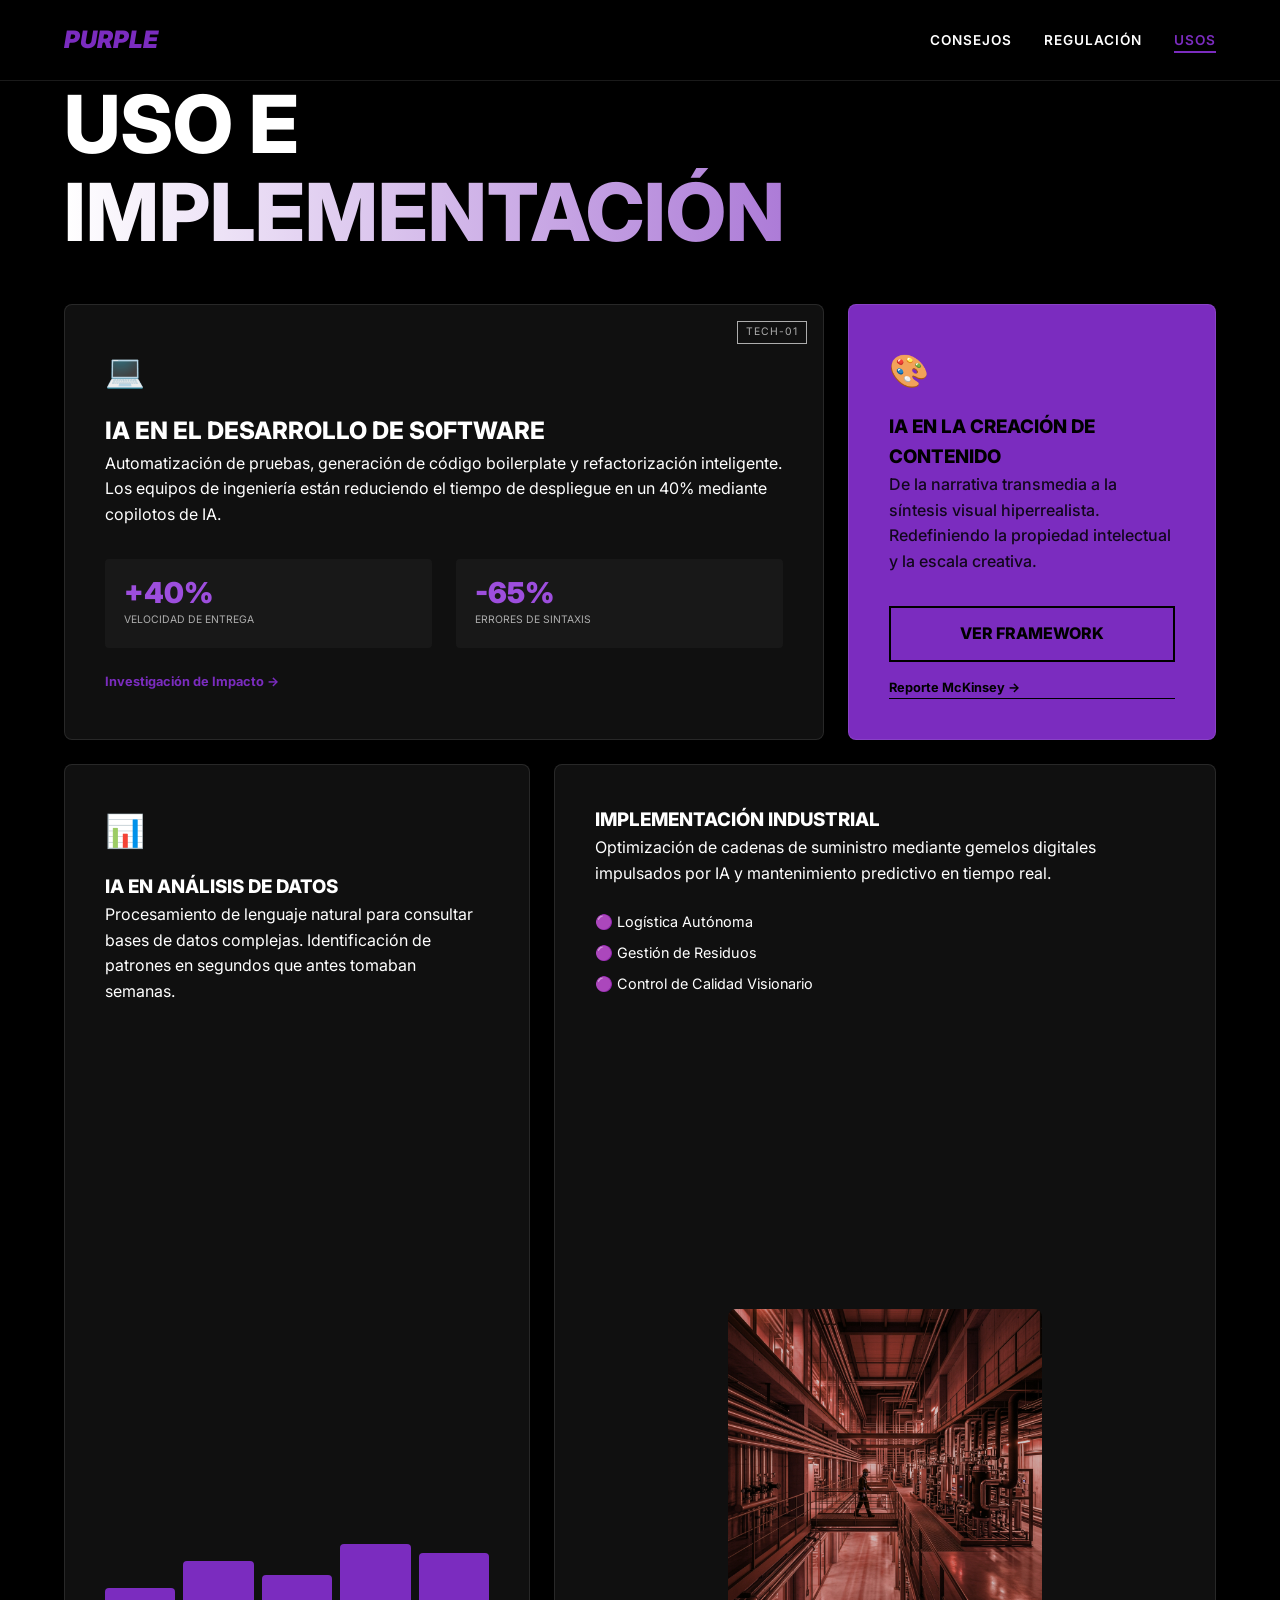
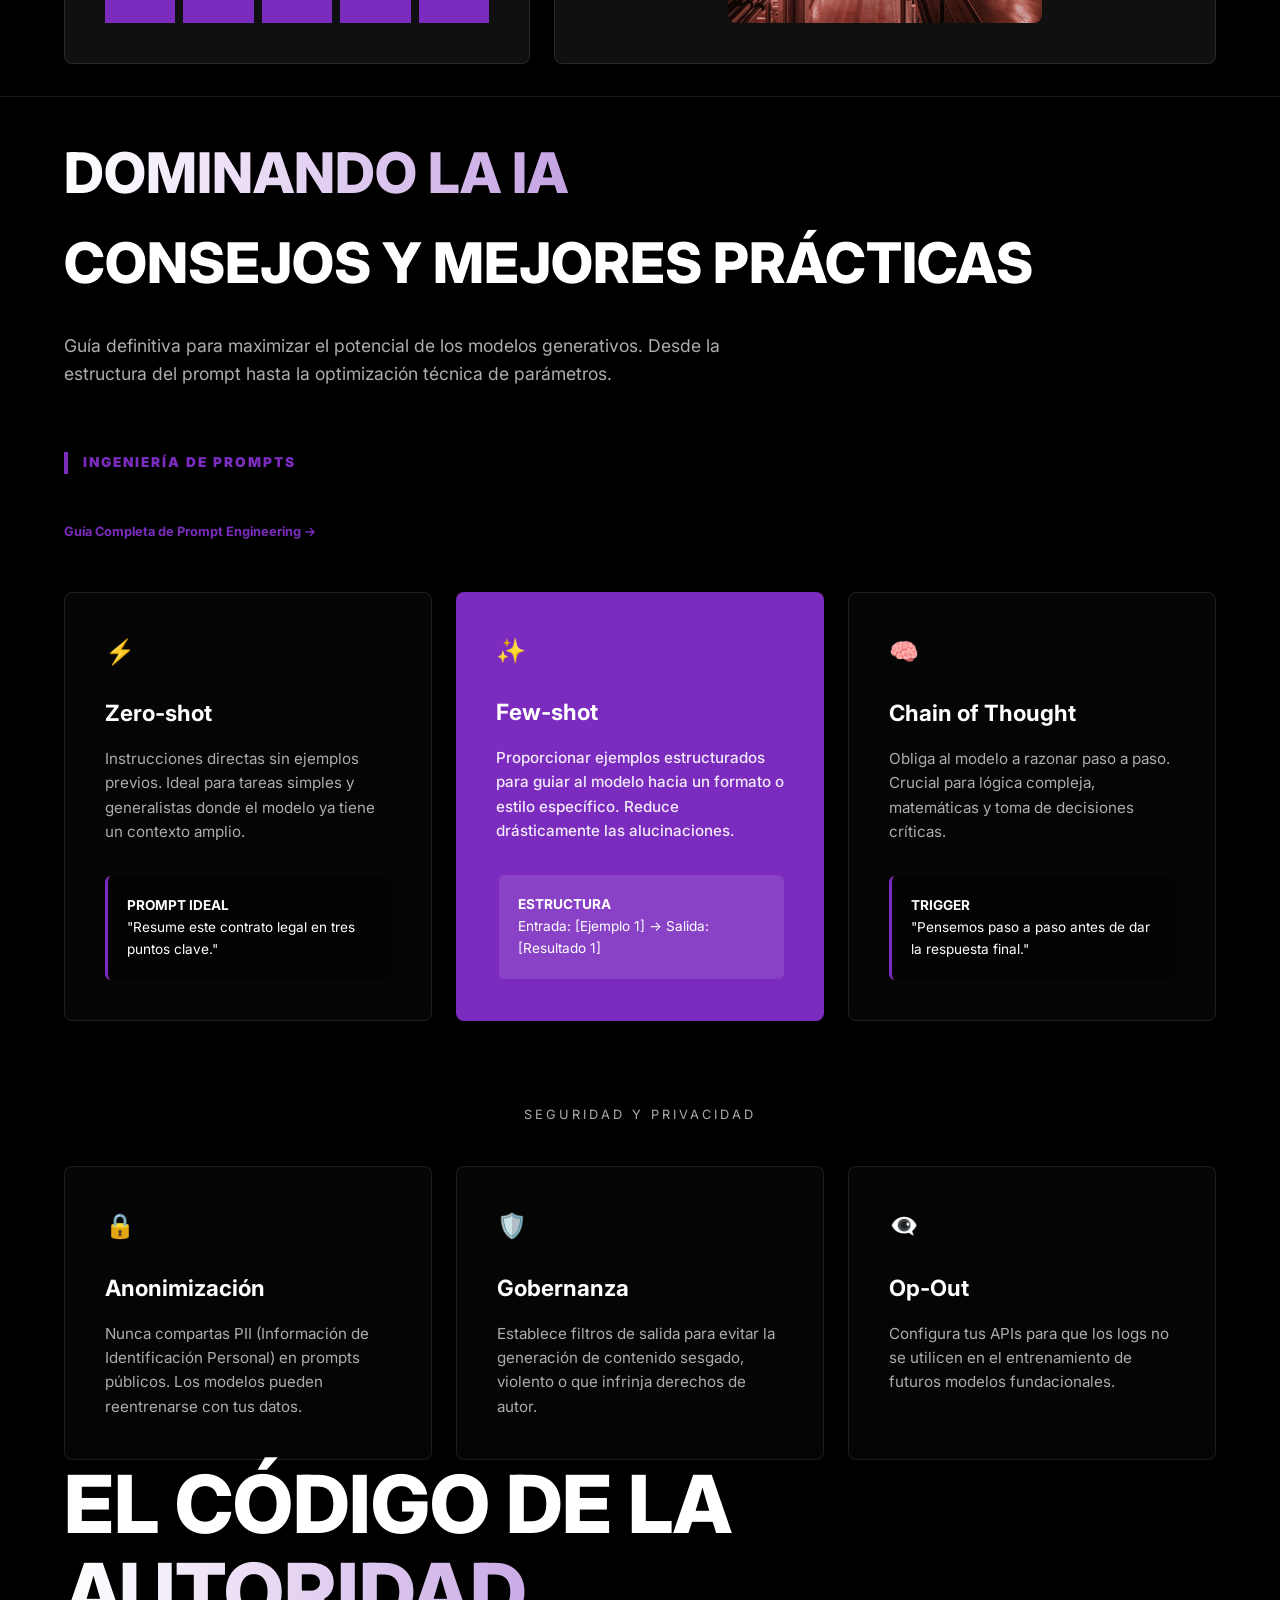
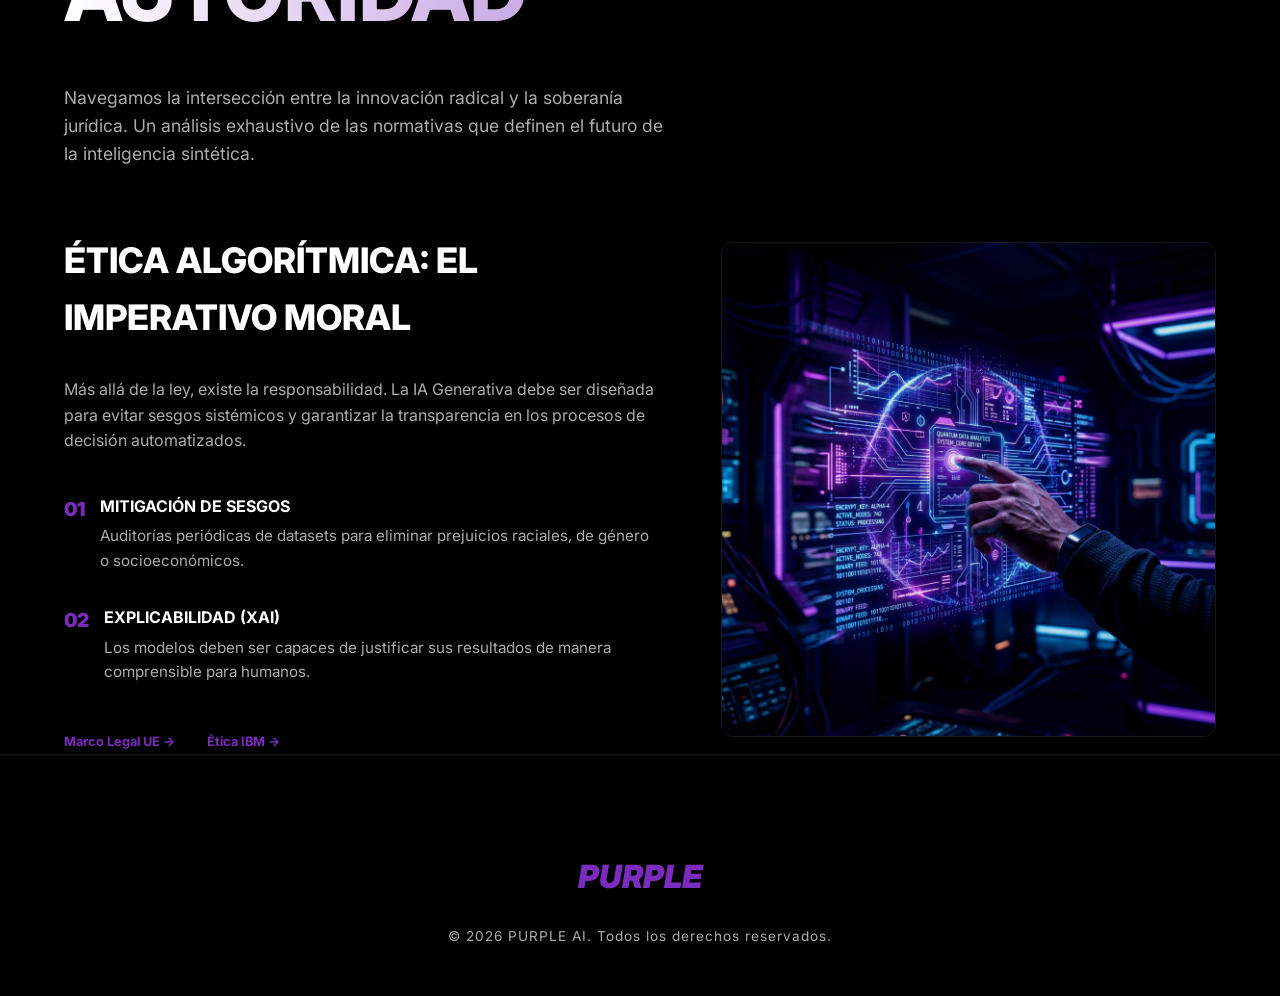
<file: index.html>
<!doctype html>
<html lang="es">
  <head>
    <meta charset="UTF-8" />
    <meta name="viewport" content="width=device-width, initial-scale=1.0" />
    <title>PURPLE | Futuro e Implementación de la IA</title>
    <link rel="stylesheet" href="style.css" />
    <link
      href="https://fonts.googleapis.com/css2?family=Inter:wght@400;600;800;900&display=swap"
      rel="stylesheet"
    />
  </head>
  <body>
    <header>
      <div class="container">
        <div class="logo">PURPLE</div>
        <button class="menu-toggle" id="mobile-menu" aria-label="Abrir menú">
            <span></span>
            <span></span>
            <span></span>
        </button>
        <nav id="nav-menu">
          <ul>
            <li><a href="#consejos">CONSEJOS</a></li>
            <li><a href="#regulacion">REGULACIÓN</a></li>
            <li><a href="#usos" class="active">USOS</a></li>
          </ul>
        </nav>
      </div>
    </header>

    <main>
      <!-- Sección 1: Uso e Implementación -->
      <section id="usos" class="container">
        <h1 class="hero-title">
          <span>USO E</span>
          <span class="gradient-text">IMPLEMENTACIÓN</span>
        </h1>

        <div class="implementation-grid">
          <!-- Card Software -->
          <div class="card card-software">
            <div class="tag">TECH-01</div>
            <div class="icon" style="font-size: 2rem; margin-bottom: 1rem;">💻</div>
            <h2>IA EN EL DESARROLLO DE SOFTWARE</h2>
            <p>
              Automatización de pruebas, generación de código boilerplate y
              refactorización inteligente. Los equipos de ingeniería están
              reduciendo el tiempo de despliegue en un 40% mediante copilotos de
              IA.
            </p>

            <div class="metric-grid">
              <div class="metric">
                <span class="value">+40%</span>
                <span class="label">Velocidad de entrega</span>
              </div>
              <div class="metric">
                <span class="value">-65%</span>
                <span class="label">Errores de sintaxis</span>
              </div>
            </div>
            <a
              href="https://github.blog/2022-09-07-research-quantifying-github-copilots-impact-on-developer-productivity-and-happiness/"
              target="_blank"
              class="read-more"
              >Investigación de Impacto →</a
            >
          </div>

          <!-- Card Contenido -->
          <div class="card card-content">
            <div class="icon" style="font-size: 2rem; margin-bottom: 1rem;">🎨</div>
            <h3>IA EN LA CREACIÓN DE CONTENIDO</h3>
            <p>
              De la narrativa transmedia a la síntesis visual hiperrealista.
              Redefiniendo la propiedad intelectual y la escala creativa.
            </p>
            <div style="display: flex; flex-direction: column; gap: 1rem; margin-top: auto; padding-top: 2rem;">
              <a href="framework.html" class="btn" style="text-decoration: none; text-align: center; display: inline-block;">Ver Framework</a>
              <a
                href="https://www.mckinsey.com/capabilities/mckinsey-digital/our-insights/the-economic-potential-of-generative-ai-the-next-productivity-frontier"
                target="_blank"
                class="read-more"
                style="color: black; border-color: black; margin-top: 0;"
                >Reporte McKinsey →</a
              >
            </div>
          </div>

          <!-- Card Datos -->
          <div class="card card-data">
            <div class="icon" style="font-size: 2rem; margin-bottom: 1rem;">📊</div>
            <h3>IA EN ANÁLISIS DE DATOS</h3>
            <p>
              Procesamiento de lenguaje natural para consultar bases de datos
              complejas. Identificación de patrones en segundos que antes
              tomaban semanas.
            </p>
            <div class="chart-container">
              <div class="bar" style="height: 40%"></div>
              <div class="bar" style="height: 70%"></div>
              <div class="bar" style="height: 55%"></div>
              <div class="bar" style="height: 90%"></div>
              <div class="bar" style="height: 80%"></div>
            </div>
          </div>

          <!-- Card Industrial -->
          <div
            class="card card-industrial"
            style="display: flex; gap: 2rem; align-items: center"
          >
            <div style="flex: 1.5">
              <h3>IMPLEMENTACIÓN INDUSTRIAL</h3>
              <p>
                Optimización de cadenas de suministro mediante gemelos digitales
                impulsados por IA y mantenimiento predictivo en tiempo real.
              </p>
              <ul style="list-style: none; margin-top: 1.5rem; font-size: 0.9rem">
                <li style="margin-bottom: 0.5rem">🟣 Logística Autónoma</li>
                <li style="margin-bottom: 0.5rem">🟣 Gestión de Residuos</li>
                <li style="margin-bottom: 0.5rem">🟣 Control de Calidad Visionario</li>
              </ul>
            </div>
            <div
              style="
                flex: 1;
                border-radius: 8px;
                overflow: hidden;
                min-height: 200px;
                position: relative;
              "
            >
              <img
                src="assets/industrial.png"
                alt="Industrial AI"
                style="
                  width: 100%;
                  height: 100%;
                  object-fit: cover;
                  filter: hue-rotate(180deg) brightness(0.8);
                "
              />
            </div>
          </div>
        </div>
      </section>

      <hr
        style="
          border: 0;
          border-top: 1px solid var(--glass-border);
          margin: 2rem 0;
        "
      />

      <!-- Sección 2: Consejos -->
      <section id="consejos" class="container">
        <div class="section-header">
          <h2 class="gradient-text" style="font-size: clamp(2rem, 5vw, 3.5rem)">DOMINANDO LA IA</h2>
          <h2 style="font-size: clamp(2rem, 5vw, 3.5rem); margin-bottom: 1.5rem">
            CONSEJOS Y MEJORES PRÁCTICAS
          </h2>
          <p style="color: var(--text-gray); max-width: 700px; font-size: 1.1rem">
            Guía definitiva para maximizar el potencial de los modelos
            generativos. Desde la estructura del prompt hasta la optimización
            técnica de parámetros.
          </p>
        </div>

        <span class="section-tag">INGENIERÍA DE PROMPTS</span>
        <div style="margin-bottom: 3rem">
          <a
            href="https://www.promptingguide.ai/techniques"
            target="_blank"
            class="read-more"
            >Guía Completa de Prompt Engineering →</a
          >
        </div>
        <div class="prompt-grid">
          <div class="prompt-card">
            <div class="icon" style="font-size: 1.5rem;">⚡</div>
            <h4>Zero-shot</h4>
            <p>
              Instrucciones directas sin ejemplos previos. Ideal para tareas
              simples y generalistas donde el modelo ya tiene un contexto
              amplio.
            </p>
            <div class="prompt-example">
              <strong>PROMPT IDEAL</strong><br />
              "Resume este contrato legal en tres puntos clave."
            </div>
          </div>

          <div class="prompt-card featured">
            <div class="icon" style="font-size: 1.5rem;">✨</div>
            <h4>Few-shot</h4>
            <p>
              Proporcionar ejemplos estructurados para guiar al modelo hacia un
              formato o estilo específico. Reduce drásticamente las
              alucinaciones.
            </p>
            <div
              class="prompt-example"
              style="background: rgba(255, 255, 255, 0.1)"
            >
              <strong>ESTRUCTURA</strong><br />
              Entrada: [Ejemplo 1] → Salida: [Resultado 1]
            </div>
          </div>

          <div class="prompt-card">
            <div class="icon" style="font-size: 1.5rem;">🧠</div>
            <h4>Chain of Thought</h4>
            <p>
              Obliga al modelo a razonar paso a paso. Crucial para lógica
              compleja, matemáticas y toma de decisiones críticas.
            </p>
            <div class="prompt-example">
              <strong>TRIGGER</strong><br />
              "Pensemos paso a paso antes de dar la respuesta final."
            </div>
          </div>
        </div>

        <div style="text-align: center; margin-top: 5rem">
          <span
            style="
              font-size: 0.8rem;
              letter-spacing: 3px;
              color: var(--text-gray);
              text-transform: uppercase;
            "
            >SEGURIDAD Y PRIVACIDAD</span
          >
        </div>

        <div class="prompt-grid" style="margin-top: 2.5rem">
          <div class="prompt-card">
            <div class="icon" style="font-size: 1.5rem; margin-bottom: 1rem;">🔒</div>
            <h4>Anonimización</h4>
            <p>
              Nunca compartas PII (Información de Identificación Personal) en
              prompts públicos. Los modelos pueden reentrenarse con tus datos.
            </p>
          </div>
          <div class="prompt-card">
            <div class="icon" style="font-size: 1.5rem; margin-bottom: 1rem;">🛡️</div>
            <h4>Gobernanza</h4>
            <p>
              Establece filtros de salida para evitar la generación de contenido
              sesgado, violento o que infrinja derechos de autor.
            </p>
          </div>
          <div class="prompt-card">
            <div class="icon" style="font-size: 1.5rem; margin-bottom: 1rem;">👁️‍🗨️</div>
            <h4>Op-Out</h4>
            <p>
              Configura tus APIs para que los logs no se utilicen en el
              entrenamiento de futuros modelos fundacionales.
            </p>
          </div>
        </div>
      </section>

      <!-- Sección 3: Regulación -->
      <section id="regulacion" class="container">
        <h2 class="hero-title">
          <span>EL CÓDIGO DE LA</span>
          <span class="gradient-text">AUTORIDAD</span>
        </h2>
        <p
          style="color: var(--text-gray); max-width: 600px; margin-bottom: 4rem; font-size: 1.1rem"
        >
          Navegamos la intersección entre la innovación radical y la soberanía
          jurídica. Un análisis exhaustivo de las normativas que definen el
          futuro de la inteligencia sintética.
        </p>

        <div class="authority-content">
          <div class="authority-text">
            <h3 style="font-size: clamp(1.5rem, 4vw, 2.2rem); margin-bottom: 2rem">
              ÉTICA ALGORÍTMICA: EL IMPERATIVO MORAL
            </h3>
            <p style="margin-bottom: 2.5rem; color: var(--text-gray)">
              Más allá de la ley, existe la responsabilidad. La IA Generativa
              debe ser diseñada para evitar sesgos sistémicos y garantizar la
              transparencia en los procesos de decisión automatizados.
            </p>

            <div class="list-item">
              <div style="display: flex; align-items: flex-start">
                <span>01</span>
                <div>
                  <strong style="display: block; margin-bottom: 5px;">MITIGACIÓN DE SESGOS</strong>
                  <p style="font-size: 0.95rem; color: var(--text-gray)">
                    Auditorías periódicas de datasets para eliminar prejuicios
                    raciales, de género o socioeconómicos.
                  </p>
                </div>
              </div>
            </div>

            <div class="list-item">
              <div style="display: flex; align-items: flex-start">
                <span>02</span>
                <div>
                  <strong style="display: block; margin-bottom: 5px;">EXPLICABILIDAD (XAI)</strong>
                  <p style="font-size: 0.95rem; color: var(--text-gray)">
                    Los modelos deben ser capaces de justificar sus resultados
                    de manera comprensible para humanos.
                  </p>
                </div>
              </div>
            </div>

            <div style="margin-top: 3rem; display: flex; gap: 2rem; flex-wrap: wrap;">
              <a
                href="https://digital-strategy.ec.europa.eu/en/policies/regulatory-framework-ai"
                target="_blank"
                class="read-more"
                style="margin-top: 0"
                >Marco Legal UE →</a
              >
              <a
                href="https://www.ibm.com/impact/ai-ethics"
                target="_blank"
                class="read-more"
                style="margin-top: 0"
                >Ética IBM →</a
              >
            </div>
          </div>

          <div class="authority-image">
            <img src="assets/ethics.png" alt="AI Ethics Interface" />
          </div>
        </div>
      </section>
    </main>

    <footer
      style="
        padding: 6rem 0 3rem;
        border-top: 1px solid var(--glass-border);
        text-align: center;
      "
    >
      <div class="logo" style="margin-bottom: 1.5rem; font-size: 2rem;">PURPLE</div>
      <p style="font-size: 0.85rem; color: var(--text-gray); letter-spacing: 1px;">
        © 2026 PURPLE AI. Todos los derechos reservados.
      </p>
    </footer>

    <script>
      // Hamburger Menu Toggle
      const mobileMenu = document.getElementById('mobile-menu');
      const navMenu = document.getElementById('nav-menu');
      const navLinks = document.querySelectorAll("nav ul li a");

      mobileMenu.addEventListener('click', () => {
          mobileMenu.classList.toggle('active');
          navMenu.classList.toggle('active');
          document.body.style.overflow = navMenu.classList.contains('active') ? 'hidden' : 'auto';
      });

      // Close menu when clicking a link
      navLinks.forEach(link => {
          link.addEventListener('click', () => {
              mobileMenu.classList.remove('active');
              navMenu.classList.remove('active');
              document.body.style.overflow = 'auto';
          });
      });

      // Scroll Spy & Header Highlight
      window.addEventListener("scroll", () => {
        let current = "";
        const sections = document.querySelectorAll("section");
        const scrollPos = window.scrollY + 150;

        sections.forEach((section) => {
          const sectionTop = section.offsetTop;
          if (scrollPos >= sectionTop) {
            current = section.getAttribute("id");
          }
        });

        navLinks.forEach((link) => {
          link.classList.remove("active");
          if (link.getAttribute("href").includes(current)) {
            link.classList.add("active");
          }
        });
      });
    </script>
  </body>
</html>
</file>
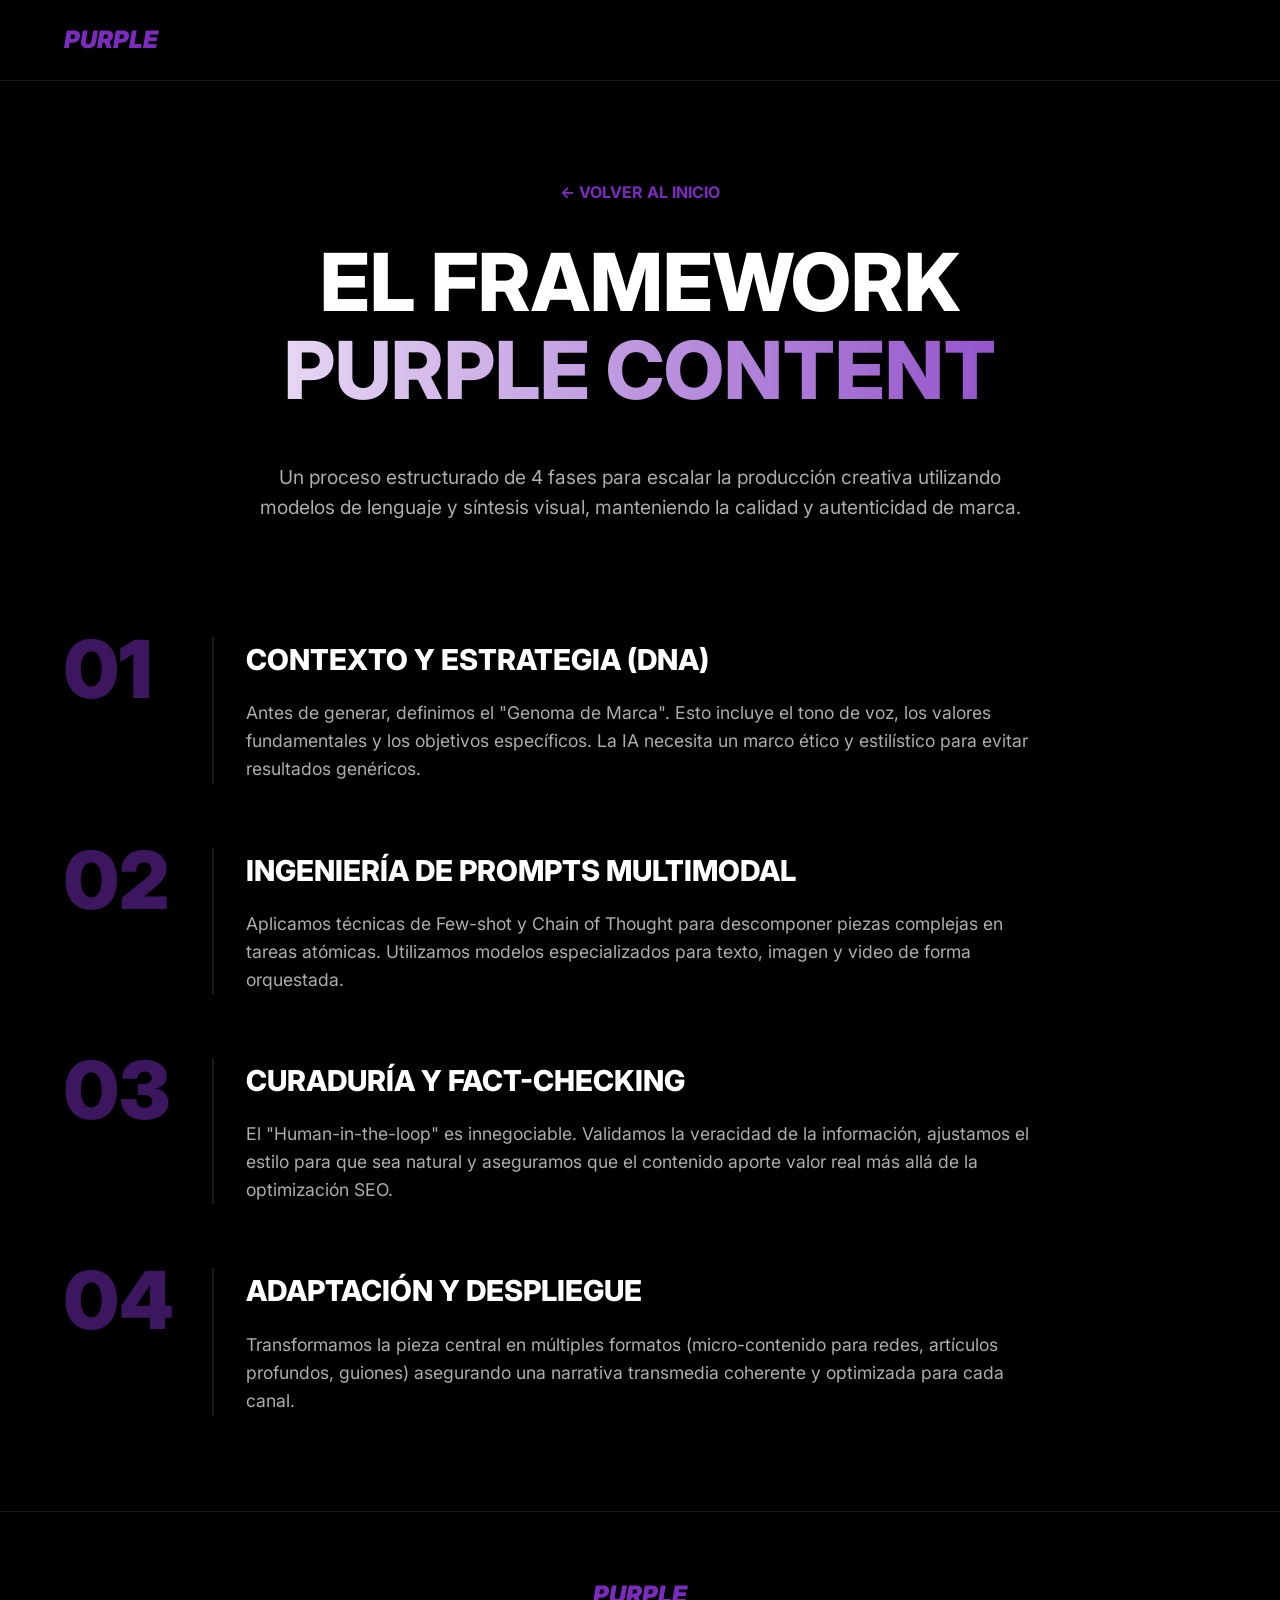
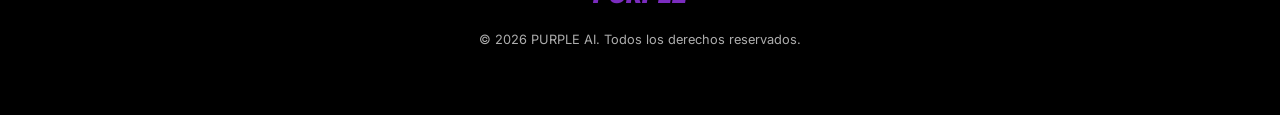
<file: framework.html>
<!doctype html>
<html lang="es">
  <head>
    <meta charset="UTF-8" />
    <meta name="viewport" content="width=device-width, initial-scale=1.0" />
    <title>Framework de Creación de Contenido | PURPLE AI</title>
    <link rel="stylesheet" href="style.css" />
    <link
      href="https://fonts.googleapis.com/css2?family=Inter:wght@400;600;800;900&display=swap"
      rel="stylesheet"
    />
    <style>
      .framework-hero {
        padding: 100px 0 50px;
        text-align: center;
      }
      .step-container {
        display: flex;
        flex-direction: column;
        gap: 4rem;
        margin-top: 4rem;
      }
      .step {
        display: flex;
        gap: 3rem;
        align-items: flex-start;
      }
      .step-number {
        font-size: 5rem;
        font-weight: 900;
        color: var(--primary-purple);
        line-height: 0.8;
        opacity: 0.5;
        flex-shrink: 0;
        width: 100px;
      }
      .step-content {
        border-left: 2px solid var(--glass-border);
        padding-left: 2rem;
      }
      .step-content h3 {
        font-size: 1.8rem;
        margin-bottom: 1rem;
        color: var(--text-white);
      }
      .step-content p {
        color: var(--text-gray);
        font-size: 1.1rem;
        max-width: 800px;
      }
      .back-link {
        display: inline-block;
        margin-bottom: 2rem;
        color: var(--primary-purple);
        text-decoration: none;
        font-weight: bold;
      }
      @media (max-width: 768px) {
        .step {
          flex-direction: column;
          gap: 1rem;
        }
        .step-number {
          font-size: 3rem;
          width: auto;
        }
        .step-content {
          padding-left: 1.5rem;
        }
      }
    </style>
  </head>
  <body>
    <header>
      <div class="container">
        <a href="index.html" class="logo" style="text-decoration: none"
          >PURPLE</a
        >
      </div>
    </header>

    <main class="container">
      <section class="framework-hero">
        <a href="index.html" class="back-link">← VOLVER AL INICIO</a>
        <h1 class="hero-title">
          <span>EL FRAMEWORK</span>
          <span class="gradient-text">PURPLE CONTENT</span>
        </h1>
        <p
          style="
            color: var(--text-gray);
            max-width: 800px;
            margin: 0 auto;
            font-size: 1.2rem;
          "
        >
          Un proceso estructurado de 4 fases para escalar la producción creativa
          utilizando modelos de lenguaje y síntesis visual, manteniendo la
          calidad y autenticidad de marca.
        </p>
      </section>

      <div class="step-container">
        <div class="step">
          <div class="step-number">01</div>
          <div class="step-content">
            <h3>CONTEXTO Y ESTRATEGIA (DNA)</h3>
            <p>
              Antes de generar, definimos el "Genoma de Marca". Esto incluye el
              tono de voz, los valores fundamentales y los objetivos
              específicos. La IA necesita un marco ético y estilístico para
              evitar resultados genéricos.
            </p>
          </div>
        </div>

        <div class="step">
          <div class="step-number">02</div>
          <div class="step-content">
            <h3>INGENIERÍA DE PROMPTS MULTIMODAL</h3>
            <p>
              Aplicamos técnicas de Few-shot y Chain of Thought para descomponer
              piezas complejas en tareas atómicas. Utilizamos modelos
              especializados para texto, imagen y video de forma orquestada.
            </p>
          </div>
        </div>

        <div class="step">
          <div class="step-number">03</div>
          <div class="step-content">
            <h3>CURADURÍA Y FACT-CHECKING</h3>
            <p>
              El "Human-in-the-loop" es innegociable. Validamos la veracidad de
              la información, ajustamos el estilo para que sea natural y
              aseguramos que el contenido aporte valor real más allá de la
              optimización SEO.
            </p>
          </div>
        </div>

        <div class="step">
          <div class="step-number">04</div>
          <div class="step-content">
            <h3>ADAPTACIÓN Y DESPLIEGUE</h3>
            <p>
              Transformamos la pieza central en múltiples formatos
              (micro-contenido para redes, artículos profundos, guiones)
              asegurando una narrativa transmedia coherente y optimizada para
              cada canal.
            </p>
          </div>
        </div>
      </div>
    </main>

    <footer
      style="
        padding: 4rem 0;
        border-top: 1px solid var(--glass-border);
        text-align: center;
        margin-top: 6rem;
      "
    >
      <div class="logo" style="margin-bottom: 1rem">PURPLE</div>
      <p style="font-size: 0.8rem; color: var(--text-gray)">
        © 2026 PURPLE AI. Todos los derechos reservados.
      </p>
    </footer>
  </body>
</html>
</file>
<file: style.css>
/* CSS Reset and Variables */
:root {
    --bg-color: #000000;
    --primary-purple: #7B2CBF;
    --accent-purple: #9D4EDD;
    --text-white: #ffffff;
    --text-gray: #ADADAD;
    --card-bg: rgba(20, 20, 20, 0.8);
    --glass-border: rgba(255, 255, 255, 0.1);
    --font-main: 'Inter', -apple-system, BlinkMacSystemFont, 'Segoe UI', Roboto, Oxygen, Ubuntu, Cantarell, 'Open Sans', 'Helvetica Neue', sans-serif;
    --header-height: 80px;
}

html {
    scroll-behavior: smooth;
    scroll-padding-top: var(--header-height);
}

* {
    margin: 0;
    padding: 0;
    box-sizing: border-box;
}

body {
    background-color: var(--bg-color);
    color: var(--text-white);
    font-family: var(--font-main);
    line-height: 1.6;
    overflow-x: hidden;
    padding-top: var(--header-height);
}

/* Typography */
h1, h2, h3 {
    text-transform: uppercase;
    font-weight: 800;
}

.gradient-text {
    background: linear-gradient(90deg, var(--text-white) 0%, var(--primary-purple) 100%);
    -webkit-background-clip: text;
    -webkit-text-fill-color: transparent;
}

/* Layout */
.container {
    max-width: 1200px;
    margin: 0 auto;
    padding: 0 1.5rem;
}

section {
    padding: clamp(3rem, 10vw, 6rem) 0;
}

.read-more {
    display: inline-block;
    color: var(--primary-purple);
    text-decoration: none;
    font-size: 0.8rem;
    font-weight: bold;
    margin-top: 1.5rem;
    border-bottom: 1px solid transparent;
    transition: all 0.3s ease;
}

.read-more:hover {
    border-bottom-color: var(--primary-purple);
    padding-left: 5px;
}

/* Header */
header {
    position: fixed;
    top: 0;
    width: 100%;
    z-index: 1000;
    background: rgba(0, 0, 0, 0.85);
    backdrop-filter: blur(15px);
    border-bottom: 1px solid var(--glass-border);
}

header .container {
    display: flex;
    justify-content: space-between;
    align-items: center;
    height: var(--header-height);
}

.logo {
    font-size: 1.5rem;
    font-weight: 900;
    color: var(--primary-purple);
    font-style: italic;
    z-index: 1001;
}

/* Hamburger Menu */
.menu-toggle {
    display: none;
    flex-direction: column;
    gap: 6px;
    background: none;
    border: none;
    cursor: pointer;
    z-index: 1001;
    padding: 5px;
}

.menu-toggle span {
    display: block;
    width: 28px;
    height: 3px;
    background-color: var(--text-white);
    transition: all 0.3s ease;
}

nav ul {
    display: flex;
    list-style: none;
    gap: 2rem;
}

nav ul li a {
    text-decoration: none;
    color: var(--text-white);
    font-size: 0.85rem;
    font-weight: 600;
    letter-spacing: 1px;
    transition: color 0.3s;
    position: relative;
}

nav ul li a::after {
    content: '';
    position: absolute;
    bottom: -5px;
    left: 0;
    width: 0;
    height: 2px;
    background-color: var(--primary-purple);
    transition: width 0.3s ease;
}

nav ul li a:hover::after, 
nav ul li a.active::after {
    width: 100%;
}

nav ul li a:hover, 
nav ul li a.active {
    color: var(--primary-purple);
}

/* Section 1: Hero Title */
.hero-title {
    font-size: clamp(2.5rem, 8vw, 5rem);
    line-height: 1.1;
    margin-bottom: 3rem;
}

.hero-title span {
    display: block;
}

/* Grid Layout */
.implementation-grid {
    display: grid;
    grid-template-columns: repeat(12, 1fr);
    gap: 1.5rem;
}

.card {
    background: var(--card-bg);
    border: 1px solid var(--glass-border);
    padding: clamp(1.5rem, 4vw, 2.5rem);
    border-radius: 8px;
    position: relative;
    transition: all 0.3s ease;
    display: flex;
    flex-direction: column;
}

.card:hover {
    transform: translateY(-8px);
    border-color: var(--primary-purple);
    box-shadow: 0 10px 30px rgba(123, 44, 191, 0.1);
}

.card-software { grid-column: span 8; }
.card-content { grid-column: span 4; background: var(--primary-purple); color: var(--bg-color); }
.card-data { grid-column: span 5; }
.card-industrial { grid-column: span 7; }

.btn {
    margin-top: auto;
    border: 2px solid var(--bg-color);
    background: transparent;
    padding: 0.8rem 1.5rem;
    font-weight: 800;
    color: var(--bg-color);
    cursor: pointer;
    text-transform: uppercase;
    transition: all 0.3s ease;
}

.btn:hover {
    background: var(--bg-color);
    color: var(--primary-purple);
}

.card-content h3 { color: var(--bg-color); }
.card-content p { color: rgba(0,0,0,0.85); font-weight: 500; }

.tag {
    position: absolute;
    top: 1rem;
    right: 1rem;
    font-size: 0.65rem;
    border: 1px solid var(--text-gray);
    padding: 2px 8px;
    color: var(--text-gray);
    letter-spacing: 1px;
}

.metric-grid {
    display: flex;
    gap: 1.5rem;
    margin-top: 2rem;
    flex-wrap: wrap;
}

.metric {
    background: rgba(255,255,255,0.03);
    padding: 1.2rem;
    flex: 1;
    min-width: 140px;
    border-radius: 4px;
}

.metric .value {
    font-size: 1.8rem;
    font-weight: 900;
    color: var(--accent-purple);
    display: block;
    line-height: 1;
}

.metric .label {
    font-size: 0.65rem;
    text-transform: uppercase;
    color: var(--text-gray);
    margin-top: 5px;
    display: block;
}

/* Charts */
.chart-container {
    margin-top: auto;
    display: flex;
    align-items: flex-end;
    gap: 8px;
    height: 120px;
    padding-top: 2rem;
}

.bar {
    background: var(--primary-purple);
    width: 100%;
    border-radius: 4px 4px 0 0;
    transition: height 1s cubic-bezier(0.17, 0.67, 0.83, 0.67);
}

/* Section 2: Prompt Engineering */
.section-header {
    margin-bottom: 4rem;
}

.section-tag {
    color: var(--primary-purple);
    font-size: 0.85rem;
    font-weight: 900;
    margin-bottom: 1.5rem;
    display: block;
    border-left: 4px solid var(--primary-purple);
    padding-left: 15px;
    letter-spacing: 2px;
}

.prompt-grid {
    display: grid;
    grid-template-columns: repeat(auto-fit, minmax(300px, 1fr));
    gap: 1.5rem;
}

.prompt-card {
    border: 1px solid var(--glass-border);
    padding: 2.5rem;
    background: rgba(255,255,255,0.02);
    border-radius: 8px;
}

.prompt-card.featured {
    background: var(--primary-purple);
    border: none;
}

.prompt-card h4 { margin: 1.5rem 0 1rem; font-size: 1.4rem; }
.prompt-card p { font-size: 0.95rem; color: var(--text-gray); }
.prompt-card.featured p { color: rgba(255,255,255,0.9); font-weight: 500; }

.prompt-example {
    background: rgba(0,0,0,0.4);
    padding: 1.2rem;
    margin-top: 2rem;
    font-size: 0.85rem;
    border-radius: 6px;
    border-left: 3px solid var(--primary-purple);
}

/* Section 3: Authority */
.authority-content {
    display: flex;
    gap: clamp(2rem, 5vw, 5rem);
    align-items: center;
}

.authority-text { flex: 1.2; }
.authority-image { flex: 1; position: relative; }

.authority-image img {
    width: 100%;
    border-radius: 12px;
    border: 1px solid var(--glass-border);
    filter: contrast(1.1) brightness(0.9);
}

.list-item {
    margin-bottom: 2rem;
}

.list-item span {
    color: var(--primary-purple);
    font-weight: 900;
    font-size: 1.2rem;
    margin-right: 15px;
}

/* Footer */
footer {
    padding: 5rem 0;
    border-top: 1px solid var(--glass-border);
    text-align: center;
}

/* Responsive Media Queries */
@media (max-width: 1024px) {
    .card-software, .card-industrial { grid-column: span 12; }
    .card-content, .card-data { grid-column: span 6; }
}

@media (max-width: 850px) {
    /* Mobile Menu Logic */
    .menu-toggle {
        display: flex;
    }

    nav {
        position: fixed;
        top: var(--header-height);
        left: 0;
        width: 100%;
        height: 0;
        background: rgba(0, 0, 0, 0.95);
        backdrop-filter: blur(20px);
        overflow: hidden;
        transition: height 0.4s ease;
        z-index: 1000;
    }

    nav.active {
        height: calc(100vh - var(--header-height));
    }

    nav ul {
        flex-direction: column;
        align-items: center;
        justify-content: center;
        height: 100%;
        gap: 3rem;
    }

    nav ul li a {
        font-size: 1.5rem;
    }

    /* Burger Animation */
    .menu-toggle.active span:nth-child(1) {
        transform: translateY(9px) rotate(45deg);
    }
    .menu-toggle.active span:nth-child(2) {
        opacity: 0;
    }
    .menu-toggle.active span:nth-child(3) {
        transform: translateY(-9px) rotate(-45deg);
    }

    /* Layout adjustments */
    .authority-content {
        flex-direction: column;
    }

    .card-content, .card-data {
        grid-column: span 12;
    }

    .card-industrial {
        flex-direction: column !important;
        text-align: center;
    }

    .card-industrial > div {
        width: 100%;
    }

    .authority-image {
        order: -1;
        width: 100%;
    }
}

@media (max-width: 480px) {
    .container {
        padding: 0 1rem;
    }

    .hero-title {
        text-align: center;
    }

    .metric-grid {
        flex-direction: column;
    }

    .prompt-grid {
        grid-template-columns: 1fr;
    }
}
</file>
